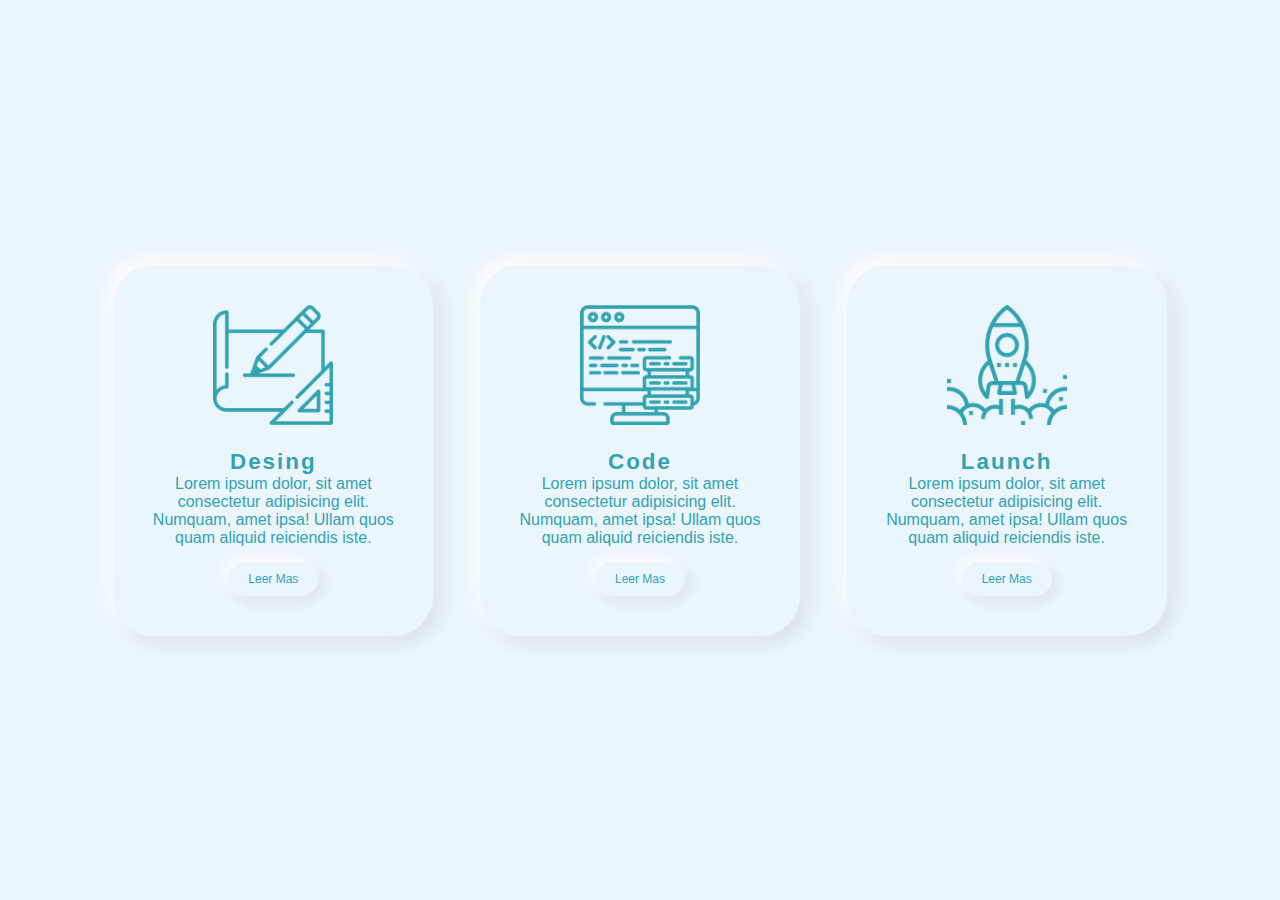
<file: CARD UI/index.html>
<!DOCTYPE html>
<html lang="en">
<head>
    <meta charset="UTF-8">
    <meta name="viewport" content="width=device-width, initial-scale=1.0">
    <title>Responsive CARD UI</title>
    <link rel="stylesheet" href="style.css">
</head>
<body>
    <div class="container">
        <div class="card">
            <div class="imgBx">
                <img src="design.png">
            </div>
            <div class="contenBox">
                <h2>Desing</h2>
                <p>Lorem ipsum dolor, sit amet consectetur adipisicing elit. Numquam, amet ipsa! Ullam quos quam aliquid reiciendis iste.</p>
                <a href="">Leer Mas</a>
            </div>
        </div>
        <div class="card">
            <div class="imgBx">
                <img src="code.png">
            </div>
            <div class="contenBox">
                <h2>Code</h2>
                <p>Lorem ipsum dolor, sit amet consectetur adipisicing elit. Numquam, amet ipsa! Ullam quos quam aliquid reiciendis iste.</p>
                <a href="">Leer Mas</a>
            </div>
        </div>
        <div class="card">
            <div class="imgBx">
                <img src="launch.png">
            </div>
            <div class="contenBox">
                <h2>Launch</h2>
                <p>Lorem ipsum dolor, sit amet consectetur adipisicing elit. Numquam, amet ipsa! Ullam quos quam aliquid reiciendis iste.</p>
                <a href="">Leer Mas</a>
            </div>
        </div>
    </div>
</body>
</html>
</file>
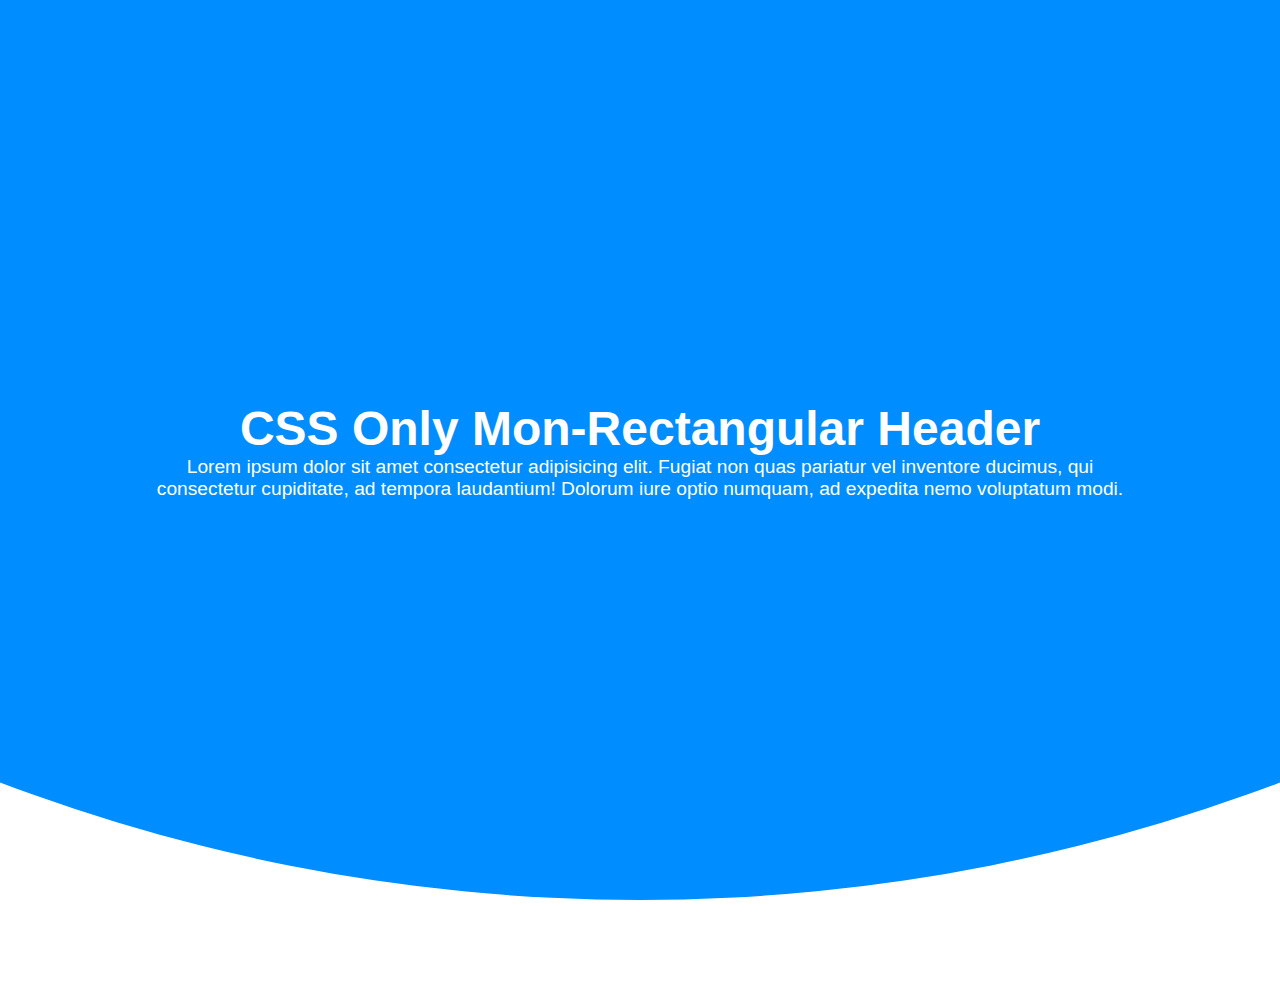
<file: CURVED HEADER/index.html>
<!DOCTYPE html>
<html lang="en">
<head>
    <meta charset="UTF-8">
    <meta name="viewport" content="width=device-width, initial-scale=1.0">
    <title>Curved Header</title>
    <link rel="stylesheet" type="text/css" href="style.css">
</head>
<body>
    <section>
        <div class="content">
            <h2>CSS Only Mon-Rectangular Header</h2>
            <p>Lorem ipsum dolor sit amet consectetur adipisicing elit. Fugiat non quas pariatur vel inventore ducimus, qui consectetur cupiditate, ad tempora laudantium! Dolorum iure optio numquam, ad expedita nemo voluptatum modi.    </p>
        </div>
    </section>
</body>
</html>
</file>
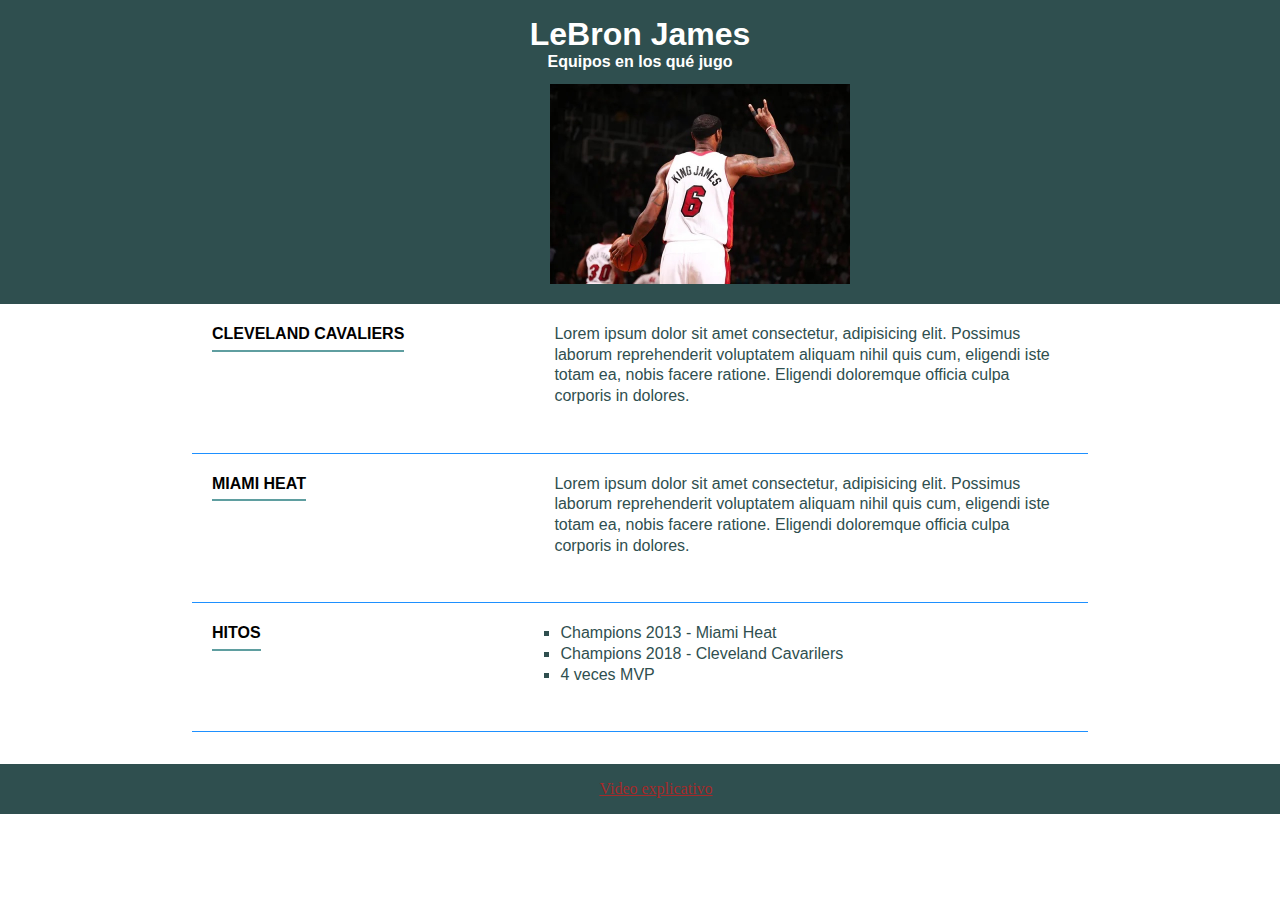
<file: SIMPLE MAQUETADO/index.html>
<!DOCTYPE html>
<html lang="en">
<head>
    <meta charset="UTF-8">
    <meta name="viewport" content="width=device-width, initial-scale=1.0">
    <title>Practica</title>
    <link rel="stylesheet" href="estilos.css">
</head>
<body>
    <header>
        <h1>LeBron James</h1>
        <h2>Equipos en los qué jugo</h2>
        <img src="diavlo.jpg" alt="">
    </header>
    <section>
        <article>
            <h2>Cleveland Cavaliers</h2>
            <p>Lorem ipsum dolor sit amet consectetur, adipisicing elit. Possimus laborum reprehenderit voluptatem aliquam nihil quis cum, eligendi iste totam ea, nobis facere ratione. Eligendi doloremque officia culpa corporis in dolores. </p>
        </article>
        <article>
            <h2>Miami Heat</h2>
            <p>Lorem ipsum dolor sit amet consectetur, adipisicing elit. Possimus laborum reprehenderit voluptatem aliquam nihil quis cum, eligendi iste totam ea, nobis facere ratione. Eligendi doloremque officia culpa corporis in dolores. </p>
        </article>
        <article>
            <h2>Hitos</h2>
            <ul>
                <li>Champions 2013 - Miami Heat</li>
                <li>Champions 2018 - Cleveland Cavarilers</li>
                <li>4 veces MVP</li>
            </ul>
        </article>
    </section>
    <footer>
        <a href="https://www.youtube.com/watch?v=a4w7TCWV-dU">Video explicativo</a>
    </footer>
</body>
</html>
</file>
<file: CARD UI/style.css>
*{
    margin: 0;
    padding: 0;
    box-sizing: border-box;
    font-family: Verdana, Geneva, Tahoma, sans-serif;
}
body{
    display: flex;
    justify-content: center;
    align-items: center;
    min-height: 100vh;
    background: #ebf5fc;
}
.container{
    position: relative;
    display: flex;
    justify-content: space-around;
    align-items: center;
    flex-wrap: wrap;
    width: 1100px;
}
.container .card{
    width: 320px;
    margin: 20px;
    padding: 40px 30px;
    border-radius: 40px;
    background: #ebf5fc;
    box-shadow: -6px -6px 20px rgba(255, 255, 255, 1),
                6px 6px 20px rgba(0,0,0,0.1);
}
.container .card:hover{
    box-shadow: inset -6px -6px 20px rgba(255, 255, 255, 0.5),
                inset 6px 6px 20px rgba(0,0,0,0.5);
}
.container .card .imgBx{
    position: relative;
    text-align: center;
}
.container .card .imgBx img{
    max-width: 120px;
}
.container .card .contenBox{
    position: relative;
    margin-top: 20px;
    text-align: center;
}
.container .card .contenBox h2{
    color: #32a3b1;
    font-weight: 700;
    font-size: 1.4em;
    letter-spacing: 2px;
}
.container .card .contenBox p{
    color: #32a3b1;
}
.container .card .contenBox a{
    display: inline-block;
    padding: 10px 20px;
    margin-top: 15px;
    border-radius: 40px;
    color: #32a3b1;
    font-size: 12px;
    text-decoration: none;
    box-shadow: -4px -4px 15px rgba(255, 255, 255, 1),
                4px 4px 15px rgba(0,0,0,0.1);
}
.container .card .contenBox a:hover{
    box-shadow: inset -4px -4px 10px rgba(255, 255, 255, 0.5),
                inset 4px 4px 10px rgba(0,0,0,0.1);
}
.container .card:hover .imgBx,
.container .card:hover .contenBox{
    transform: scale(0.98);
}
</file>
<file: CURVED HEADER/style.css>
*{
    margin: 0;
    padding: 0;
    box-sizing: border-box;
    font-family: 'Lucida Sans', 'Lucida Sans Regular', 'Lucida Grande', 'Lucida Sans Unicode', Geneva, Verdana, sans-serif;

}
body{
    min-height: 1000px;
}

section{
    position: relative;
    width: 100%;
    height: 100vh;
    overflow: hidden;
    display: flex;
    justify-content: center;
    align-items: center;
    padding: 50px;
}

section::before{
    content: '';
    position: absolute;
    bottom: 0;
    left: 50%;
    width: 100vh;
    height: 100vh;
    background: #008dff;
    border-radius: 50%;
    transform-origin: bottom;
    transform: translateX(-50%) scale(4);
}

section .content{
    position: relative;
    z-index: 1;
    max-width: 1000px;
    text-align: center;
}

section .content h2{
    font-size: 3em;
    color: #fff;
}

section .content p{
    font-size: 1.2em;
    color: #fff;
}
</file>
<file: SIMPLE MAQUETADO/estilos.css>
*{
    margin: 0;
    padding: 0;
}
header{
    width: 100%;
    background-color:darkslategray;
    color: white;
    padding-top: 1em;
    padding-bottom: 1em;
}
header img{
    width: 300px;
    margin-left: 43%;
    margin-top: 1%;
}
h1{
    text-align: center;
    font-family: Verdana, Geneva, Tahoma, sans-serif;
    font-size: 2em;
}
h2{
    text-align: center;
    font-family: Verdana, Geneva, Tahoma, sans-serif;
    font-size: 1em;
}
section{
    width: 70%;
    margin: 0 auto;
}
article{
    padding: 20px;
    border-bottom: 1px solid dodgerblue;
}
article h2{
    float: left;
    border-bottom: 2px solid cadetblue;    
    padding-bottom: 5px;
    line-height: 1.3em;
    font-size: 1em;
    text-transform: uppercase;
}
article p{
    margin-left: 20%;
}
article p, ul{
    margin-left: 40%;
    font-family: Verdana, Geneva, Tahoma, sans-serif;
    color: darkslategrey;
    line-height: 1.3em;
    margin-bottom: 1.6em;
}
article ul, li{
    margin-left: 23%;
    list-style: square;
}
footer{
    margin-top: 2em;
    padding: 1em;
    width: 100%;
    background-color: darkslategrey;
    color: azure;
    text-align: center;
}
footer a:link, footer a:visited{
    color: brown;
}
</file>
